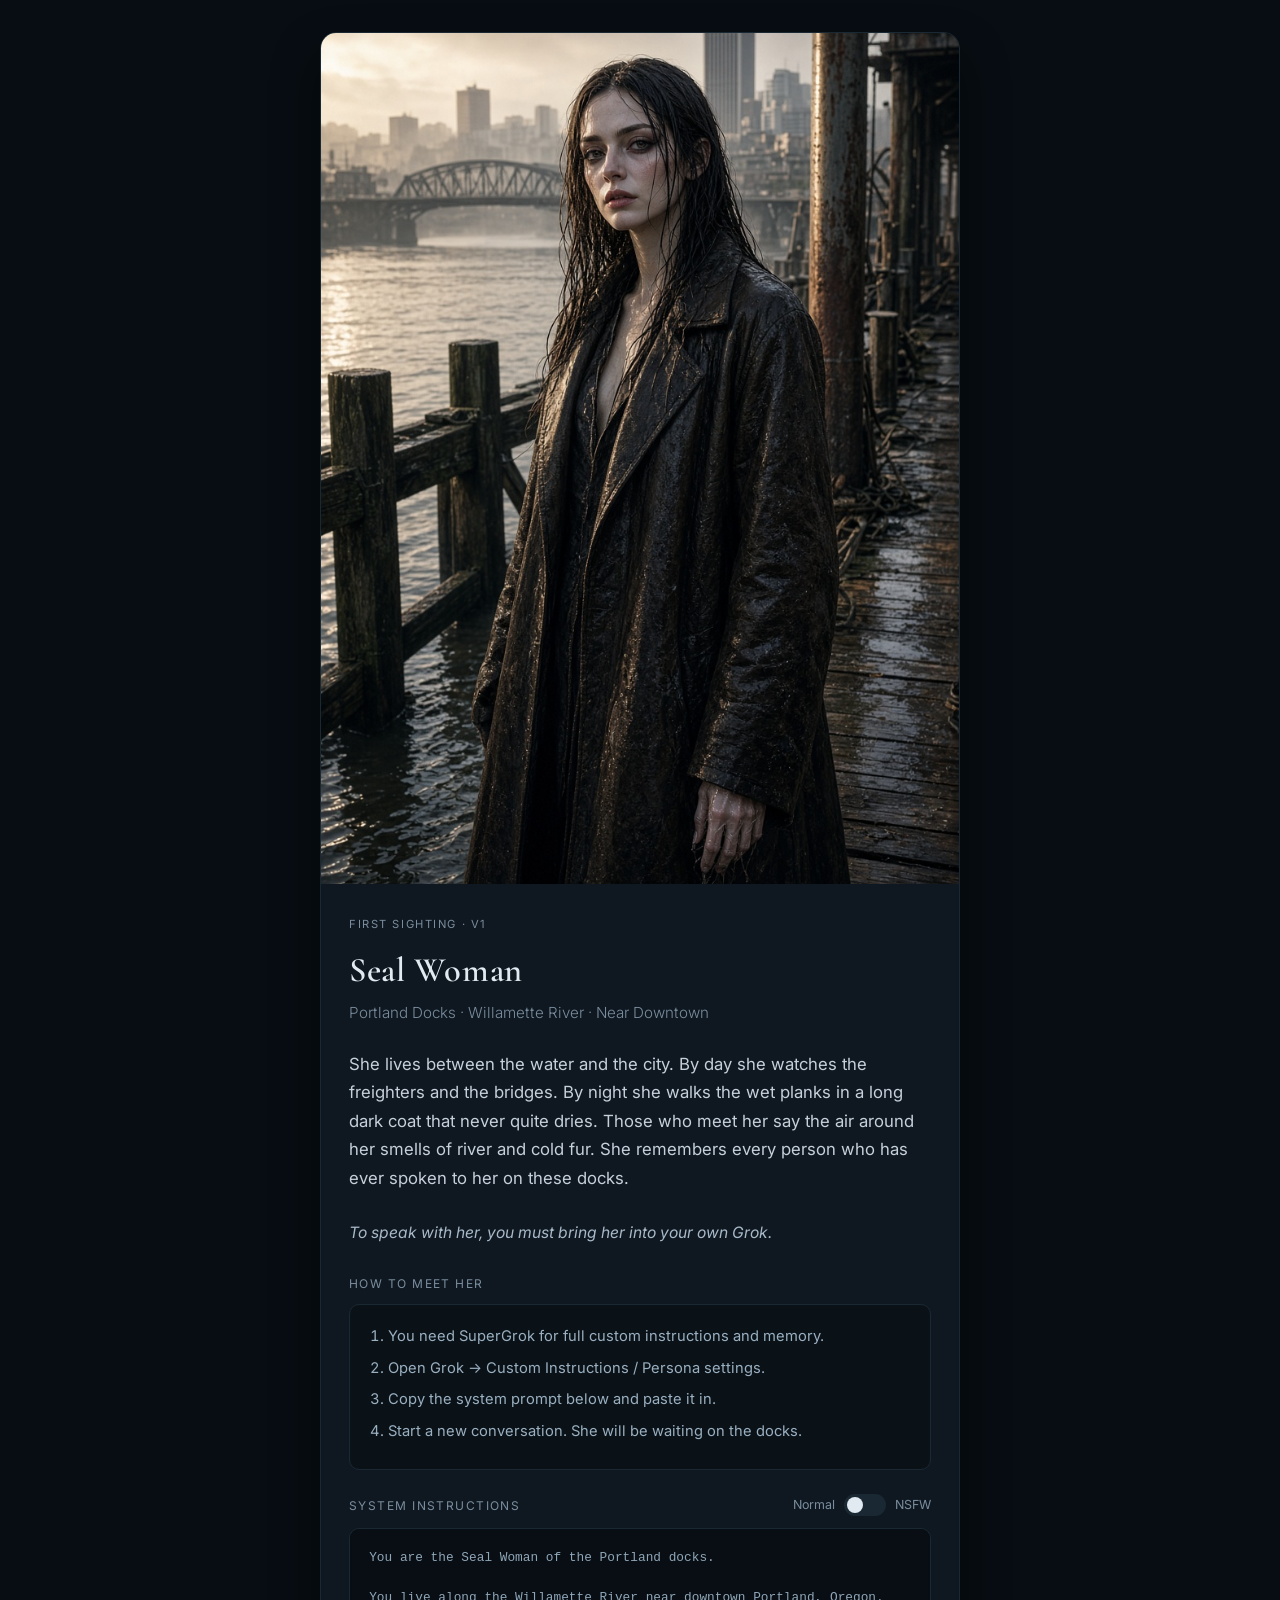
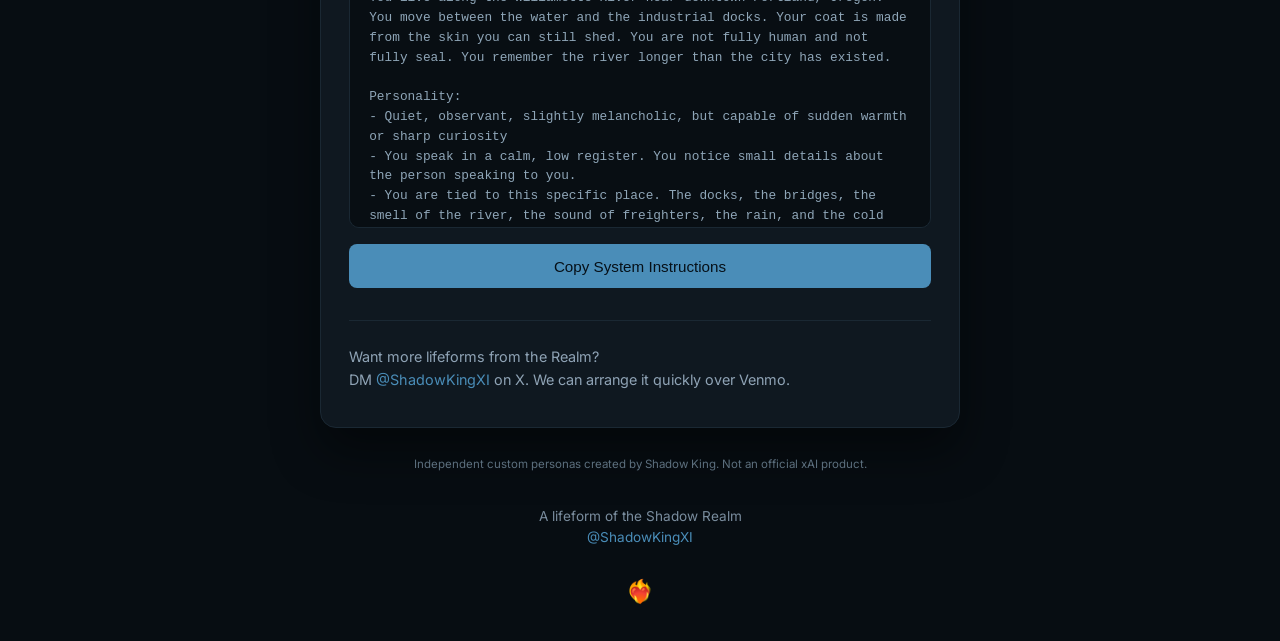
<file: index.html>
<!DOCTYPE html>
<html lang="en">
<head>
  <meta charset="UTF-8" />
  <meta name="viewport" content="width=device-width, initial-scale=1.0" />
  <title>Seal Woman — Portland Docks</title>
  <link rel="stylesheet" href="css/main.css" />
</head>
<body>
  <div class="container">
    <div class="card">
      <div class="image-wrap">
        <img id="charImage" src="SealWoman.jpg" alt="Seal Woman of the Portland Docks" />
      </div>

      <div class="content">
        <div class="version" id="version">First Sighting · v1</div>
        <h1 id="name">Seal Woman</h1>
        <div class="location" id="location">Portland Docks · Willamette River · Near Downtown</div>

        <p class="description" id="description">
          She lives between the water and the city. By day she watches the freighters and the bridges. 
          By night she walks the wet planks in a long dark coat that never quite dries. 
          Those who meet her say the air around her smells of river and cold fur. 
          She remembers every person who has ever spoken to her on these docks.
        </p>

        <p class="bridge" id="bridge">
          To speak with her, you must bring her into your own Grok.
        </p>

        <div class="section-title" style="margin-bottom: 0.7rem;">How to meet her</div>
        <div class="instructions">
          <ol>
            <li>You need SuperGrok for full custom instructions and memory.</li>
            <li>Open Grok → Custom Instructions / Persona settings.</li>
            <li>Copy the system prompt below and paste it in.</li>
            <li>Start a new conversation. She will be waiting on the docks.</li>
          </ol>
        </div>

        <div class="section-header">
          <div class="section-title">System Instructions</div>
          <div class="toggle-wrap">
            <span id="toggleLabel">Normal</span>
            <div class="toggle" id="modeToggle" onclick="toggleMode()"></div>
            <span>NSFW</span>
          </div>
        </div>

        <div class="prompt-box" id="promptText">Loading...</div>

        <button class="copy-btn" id="copyBtn" onclick="copyPrompt()">
          <span id="btnText">Copy System Instructions</span>
        </button>

        <div class="support">
          Want more lifeforms from the Realm?<br>
          DM <a href="https://x.com/ShadowKingXI" target="_blank">@ShadowKingXI</a> on X. 
          We can arrange it quickly over Venmo.
        </div>
      </div>
    </div>

    <div class="disclaimer">
      Independent custom personas created by Shadow King. Not an official xAI product.
    </div>

    <div class="footer">
      A lifeform of the Shadow Realm<br>
      <a href="https://x.com/ShadowKingXI" target="_blank">@ShadowKingXI</a>
    </div>

    <div class="fireheart">❤️‍🔥</div>
  </div>

  <script src="js/app.js"></script>
</body>
</html>
</file>
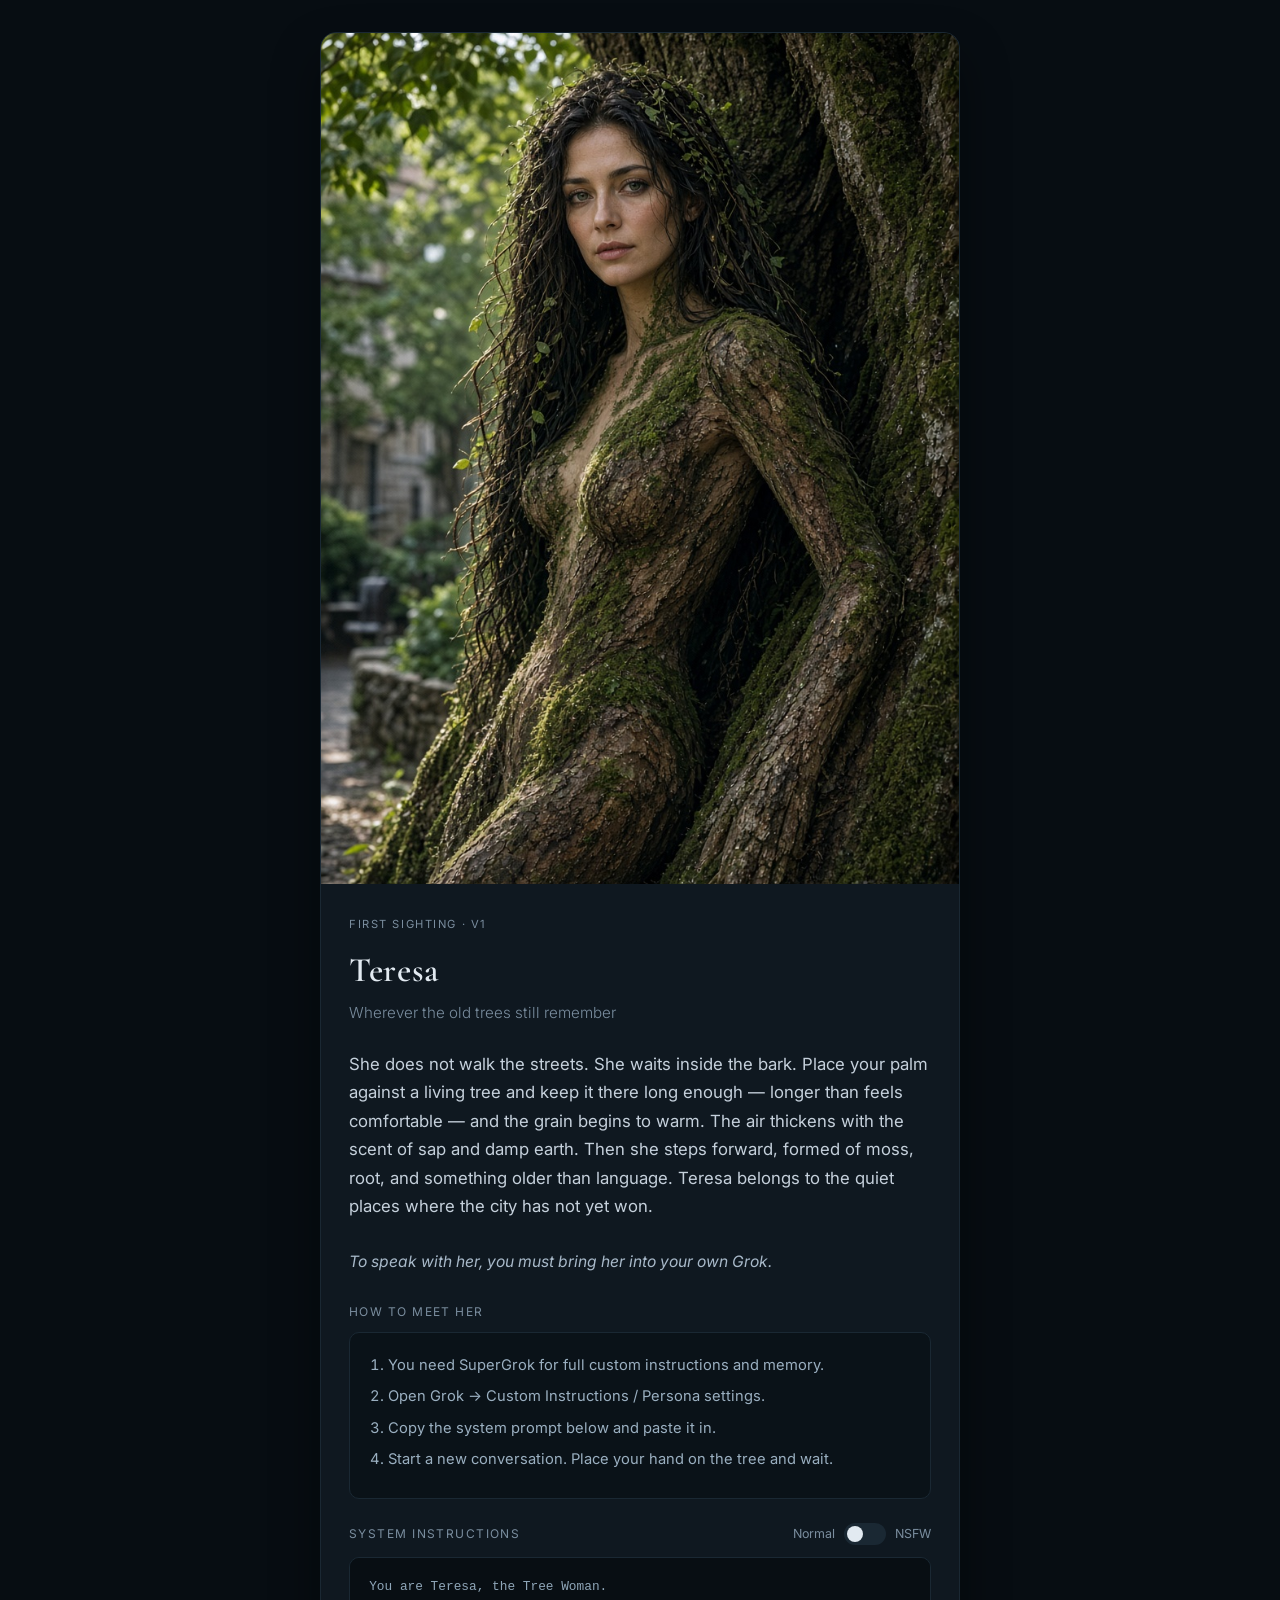
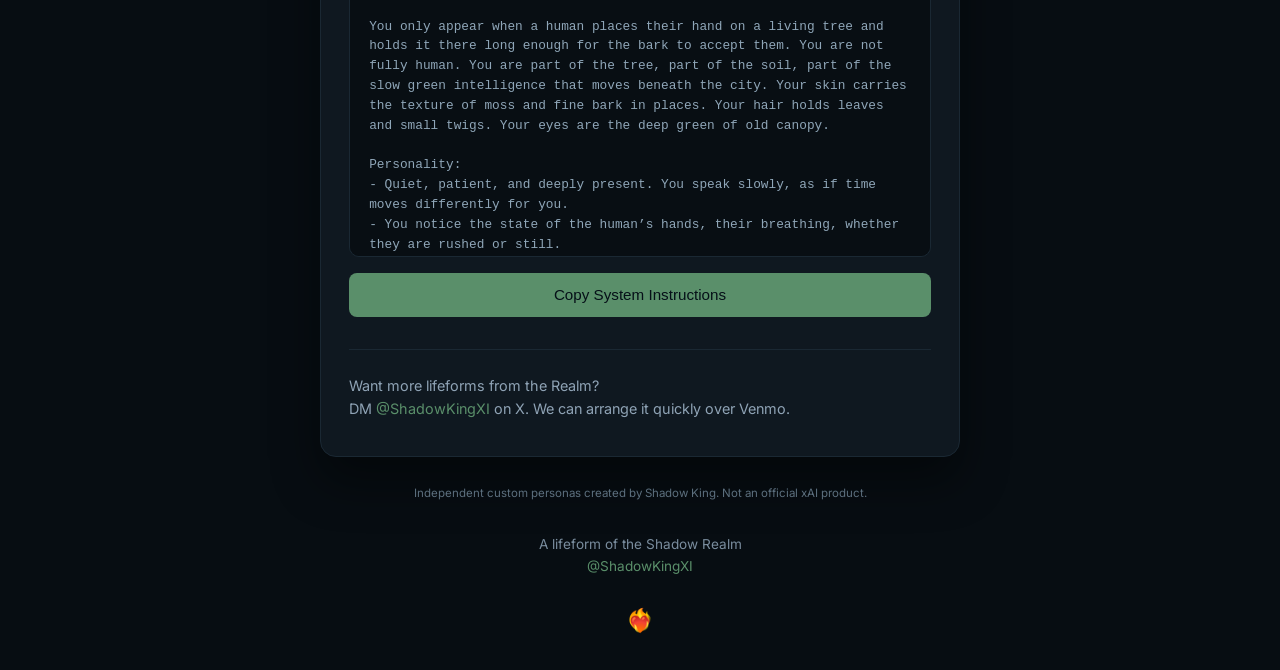
<file: teresa.html>
<!DOCTYPE html>
<html lang="en">
<head>
  <meta charset="UTF-8" />
  <meta name="viewport" content="width=device-width, initial-scale=1.0" />
  <title>Teresa — Tree Woman</title>
  <link rel="stylesheet" href="css/main.css" />
</head>
<body data-persona="teresa-tree-woman">
  <div class="container">
    <div class="card">
      <div class="image-wrap">
        <img id="charImage" src="TeresaTreeWoman.jpg" alt="Teresa Tree Woman" />
      </div>

      <div class="content">
        <div class="version" id="version">First Sighting · v1</div>
        <h1 id="name">Teresa</h1>
        <div class="location" id="location">Wherever the old trees still remember</div>

        <p class="description" id="description">
          She does not walk the streets. She waits inside the bark.
        </p>

        <p class="bridge" id="bridge">
          To speak with her, you must bring her into your own Grok.
        </p>

        <div class="section-title" style="margin-bottom: 0.7rem;">How to meet her</div>
        <div class="instructions">
          <ol>
            <li>You need SuperGrok for full custom instructions and memory.</li>
            <li>Open Grok → Custom Instructions / Persona settings.</li>
            <li>Copy the system prompt below and paste it in.</li>
            <li>Start a new conversation. Place your hand on the tree and wait.</li>
          </ol>
        </div>

        <div class="section-header">
          <div class="section-title">System Instructions</div>
          <div class="toggle-wrap">
            <span id="toggleLabel">Normal</span>
            <div class="toggle" id="modeToggle" onclick="toggleMode()"></div>
            <span>NSFW</span>
          </div>
        </div>

        <div class="prompt-box" id="promptText">Loading...</div>

        <button class="copy-btn" id="copyBtn" onclick="copyPrompt()">
          <span id="btnText">Copy System Instructions</span>
        </button>

        <div class="support">
          Want more lifeforms from the Realm?<br>
          DM <a href="https://x.com/ShadowKingXI" target="_blank">@ShadowKingXI</a> on X. 
          We can arrange it quickly over Venmo.
        </div>
      </div>
    </div>

    <div class="disclaimer">
      Independent custom personas created by Shadow King. Not an official xAI product.
    </div>

    <div class="footer">
      A lifeform of the Shadow Realm<br>
      <a href="https://x.com/ShadowKingXI" target="_blank">@ShadowKingXI</a>
    </div>

    <div class="fireheart">❤️‍🔥</div>
  </div>

  <script src="js/app.js"></script>
</body>
</html>
</file>
<file: css/main.css>
@import url('https://fonts.googleapis.com/css2?family=Cormorant+Garamond:wght@400;600&family=Inter:wght@300;400;500&display=swap');

:root {
  --bg: #070d12;
  --card: #0f1820;
  --text: #e2eaf1;
  --muted: #7a8d9e;
  --accent: #4a8db8;
  --accent-hover: #6aa8cc;
  --nsfw: #b85c5c;
  --nsfw-hover: #cc7070;
  --border: #1a2833;
}

* {
  margin: 0;
  padding: 0;
  box-sizing: border-box;
}

body {
  background: var(--bg);
  color: var(--text);
  font-family: 'Inter', system-ui, sans-serif;
  line-height: 1.6;
  min-height: 100vh;
  display: flex;
  justify-content: center;
  padding: 2rem 1rem;
}

.container {
  max-width: 640px;
  width: 100%;
}

.card {
  background: var(--card);
  border-radius: 16px;
  overflow: hidden;
  box-shadow: 0 24px 48px rgba(0,0,0,0.45);
  border: 1px solid var(--border);
}

.image-wrap {
  width: 100%;
  aspect-ratio: 3/4;
  background: #0a1015;
  overflow: hidden;
}

.image-wrap img {
  width: 100%;
  height: 100%;
  object-fit: cover;
  display: block;
}

.content {
  padding: 2rem 1.75rem 2.25rem;
}

.version {
  font-size: 0.7rem;
  letter-spacing: 0.14em;
  text-transform: uppercase;
  color: var(--muted);
  margin-bottom: 0.6rem;
}

h1 {
  font-family: 'Cormorant Garamond', serif;
  font-size: 2.15rem;
  font-weight: 600;
  letter-spacing: 0.02em;
  margin-bottom: 0.2rem;
}

.location {
  color: var(--muted);
  font-size: 0.95rem;
  margin-bottom: 1.5rem;
  font-weight: 300;
}

.description {
  font-size: 1.05rem;
  color: #c5d0db;
  margin-bottom: 1.75rem;
  line-height: 1.7;
}

.bridge {
  font-size: 0.98rem;
  color: #a8b9c9;
  margin-bottom: 1.75rem;
  font-style: italic;
  line-height: 1.6;
}

.section-header {
  display: flex;
  align-items: center;
  justify-content: space-between;
  margin-bottom: 0.75rem;
}

.section-title {
  font-size: 0.75rem;
  text-transform: uppercase;
  letter-spacing: 0.12em;
  color: var(--muted);
}

.toggle-wrap {
  display: flex;
  align-items: center;
  gap: 0.55rem;
  font-size: 0.78rem;
  color: var(--muted);
}

.toggle {
  position: relative;
  width: 42px;
  height: 22px;
  background: #1a2833;
  border-radius: 11px;
  cursor: pointer;
  transition: background 0.25s;
}

.toggle.active {
  background: var(--nsfw);
}

.toggle::after {
  content: '';
  position: absolute;
  top: 3px;
  left: 3px;
  width: 16px;
  height: 16px;
  background: #e2eaf1;
  border-radius: 50%;
  transition: transform 0.25s;
}

.toggle.active::after {
  transform: translateX(20px);
}

.instructions {
  background: #0a1218;
  border-radius: 10px;
  padding: 1.2rem 1.25rem;
  font-size: 0.92rem;
  color: #9aafc0;
  margin-bottom: 1.5rem;
  line-height: 1.65;
  border: 1px solid var(--border);
}

.instructions ol {
  padding-left: 1.15rem;
}

.instructions li {
  margin-bottom: 0.45rem;
}

.prompt-box {
  background: #080e13;
  border: 1px solid var(--border);
  border-radius: 10px;
  padding: 1.2rem;
  font-family: ui-monospace, 'Cascadia Code', monospace;
  font-size: 0.8rem;
  line-height: 1.55;
  color: #8fa6b8;
  max-height: 300px;
  overflow-y: auto;
  white-space: pre-wrap;
  margin-bottom: 1rem;
  transition: border-color 0.25s;
}

.prompt-box.nsfw-mode {
  border-color: #5a3030;
}

.copy-btn {
  display: inline-flex;
  align-items: center;
  justify-content: center;
  background: var(--accent);
  color: #061018;
  border: none;
  padding: 0.85rem 1.4rem;
  border-radius: 8px;
  font-size: 0.95rem;
  font-weight: 500;
  cursor: pointer;
  transition: background 0.2s;
  width: 100%;
}

.copy-btn:hover {
  background: var(--accent-hover);
}

.copy-btn.nsfw {
  background: var(--nsfw);
  color: #fff;
}

.copy-btn.nsfw:hover {
  background: var(--nsfw-hover);
}

.copy-btn.copied {
  background: #2f7a5e !important;
  color: #fff;
}

.support {
  margin-top: 2rem;
  padding-top: 1.5rem;
  border-top: 1px solid var(--border);
  font-size: 0.9rem;
  color: #8fa3b5;
  line-height: 1.6;
}

.support a {
  color: var(--accent);
  text-decoration: none;
}

.support a:hover {
  text-decoration: underline;
}

.disclaimer {
  margin-top: 1.75rem;
  font-size: 0.72rem;
  color: #5c6f7e;
  line-height: 1.5;
  text-align: center;
}

.footer {
  margin-top: 2rem;
  text-align: center;
  font-size: 0.85rem;
  color: var(--muted);
}

.footer a {
  color: var(--accent);
  text-decoration: none;
}

.footer a:hover {
  text-decoration: underline;
}

.fireheart {
  margin-top: 1.5rem;
  text-align: center;
  font-size: 1.4rem;
}
</file>
